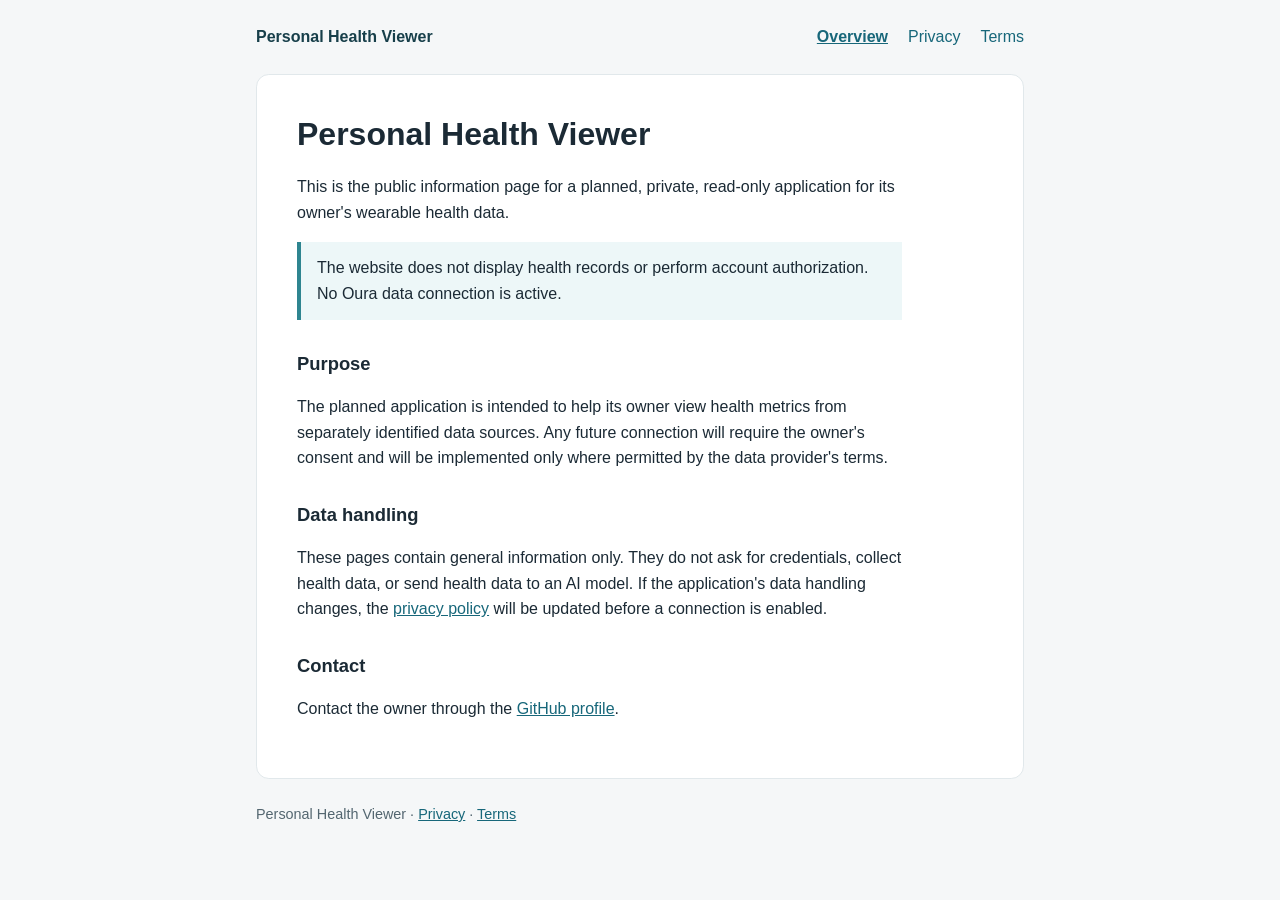
<file: docs/index.html>
<!doctype html>
<html lang="en">
<head>
  <meta charset="utf-8">
  <meta name="viewport" content="width=device-width, initial-scale=1">
  <meta name="description" content="Public information about a planned private personal health-data viewer.">
  <title>Personal Health Viewer</title>
  <link rel="stylesheet" href="style.css">
</head>
<body>
  <header>
    <a class="brand" href="./">Personal Health Viewer</a>
    <nav aria-label="Main navigation">
      <a href="./" aria-current="page">Overview</a>
      <a href="privacy.html">Privacy</a>
      <a href="terms.html">Terms</a>
    </nav>
  </header>
  <main>
    <h1>Personal Health Viewer</h1>
    <p>This is the public information page for a planned, private, read-only application for its owner's wearable health data.</p>
    <p class="notice">The website does not display health records or perform account authorization. No Oura data connection is active.</p>
    <h2>Purpose</h2>
    <p>The planned application is intended to help its owner view health metrics from separately identified data sources. Any future connection will require the owner's consent and will be implemented only where permitted by the data provider's terms.</p>
    <h2>Data handling</h2>
    <p>These pages contain general information only. They do not ask for credentials, collect health data, or send health data to an AI model. If the application's data handling changes, the <a href="privacy.html">privacy policy</a> will be updated before a connection is enabled.</p>
    <h2>Contact</h2>
    <p>Contact the owner through the <a href="https://github.com/xiangzi168188">GitHub profile</a>.</p>
  </main>
  <footer>Personal Health Viewer · <a href="privacy.html">Privacy</a> · <a href="terms.html">Terms</a></footer>
</body>
</html>
</file>
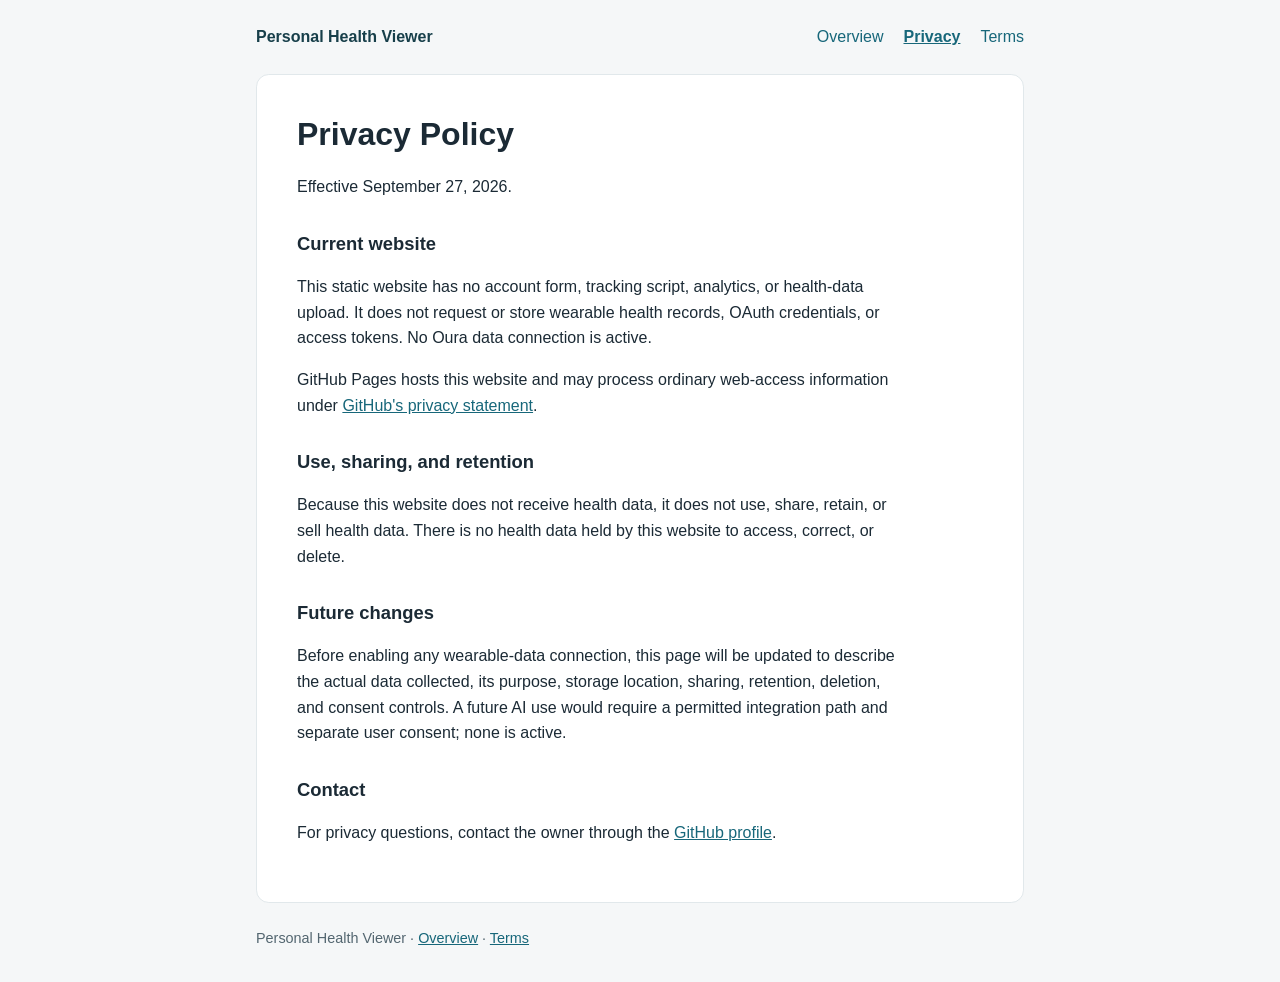
<file: docs/privacy.html>
<!doctype html>
<html lang="en">
<head>
  <meta charset="utf-8">
  <meta name="viewport" content="width=device-width, initial-scale=1">
  <title>Privacy Policy · Personal Health Viewer</title>
  <link rel="stylesheet" href="style.css">
</head>
<body>
  <header>
    <a class="brand" href="./">Personal Health Viewer</a>
    <nav aria-label="Main navigation">
      <a href="./">Overview</a>
      <a href="privacy.html" aria-current="page">Privacy</a>
      <a href="terms.html">Terms</a>
    </nav>
  </header>
  <main>
    <h1>Privacy Policy</h1>
    <p>Effective September 27, 2026.</p>
    <h2>Current website</h2>
    <p>This static website has no account form, tracking script, analytics, or health-data upload. It does not request or store wearable health records, OAuth credentials, or access tokens. No Oura data connection is active.</p>
    <p>GitHub Pages hosts this website and may process ordinary web-access information under <a href="https://docs.github.com/en/site-policy/privacy-policies/github-general-privacy-statement">GitHub's privacy statement</a>.</p>
    <h2>Use, sharing, and retention</h2>
    <p>Because this website does not receive health data, it does not use, share, retain, or sell health data. There is no health data held by this website to access, correct, or delete.</p>
    <h2>Future changes</h2>
    <p>Before enabling any wearable-data connection, this page will be updated to describe the actual data collected, its purpose, storage location, sharing, retention, deletion, and consent controls. A future AI use would require a permitted integration path and separate user consent; none is active.</p>
    <h2>Contact</h2>
    <p>For privacy questions, contact the owner through the <a href="https://github.com/xiangzi168188">GitHub profile</a>.</p>
  </main>
  <footer>Personal Health Viewer · <a href="./">Overview</a> · <a href="terms.html">Terms</a></footer>
</body>
</html>
</file>
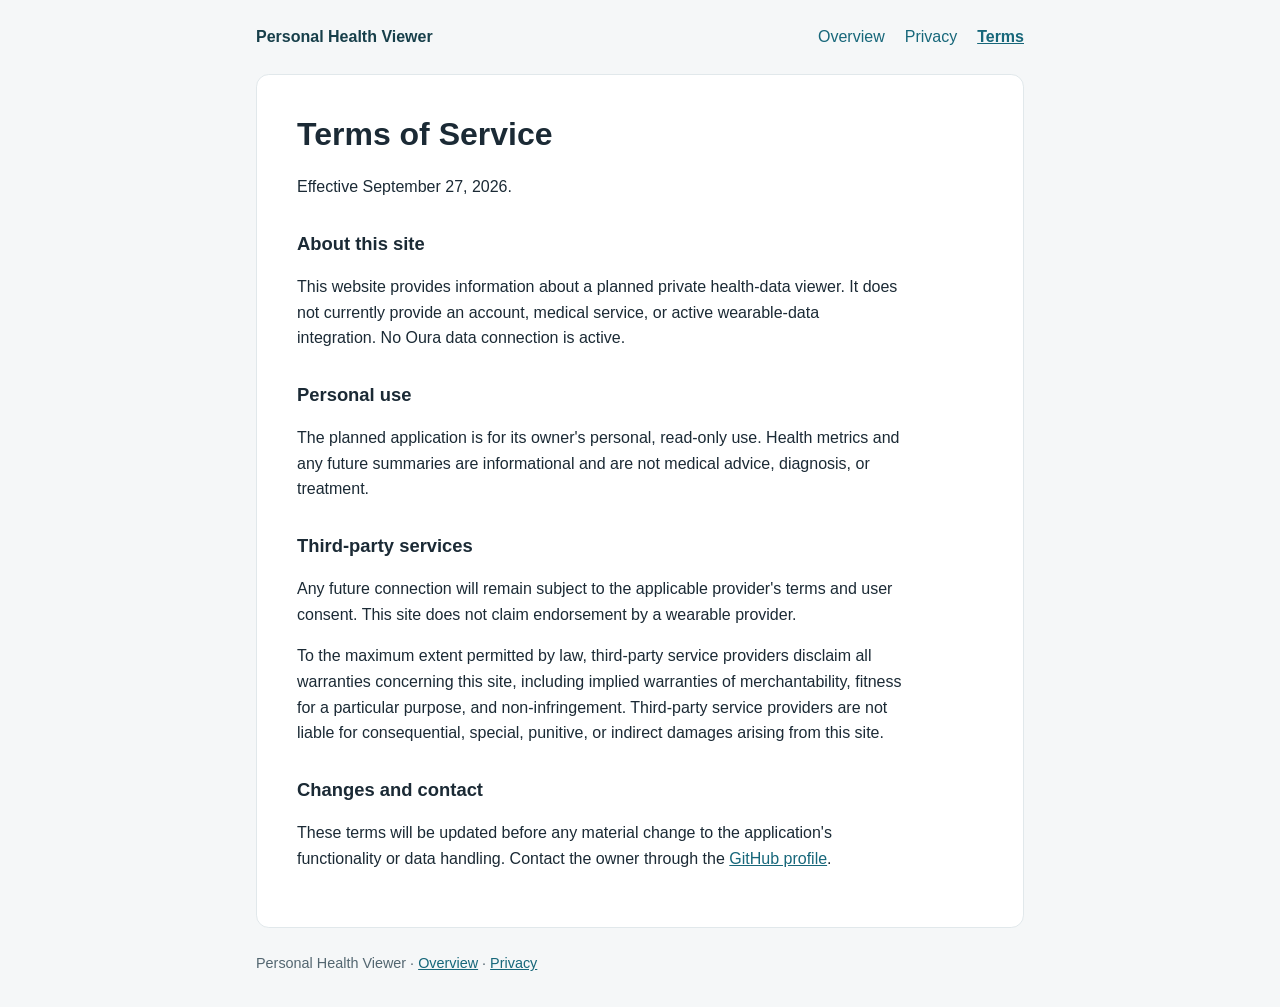
<file: docs/terms.html>
<!doctype html>
<html lang="en">
<head>
  <meta charset="utf-8">
  <meta name="viewport" content="width=device-width, initial-scale=1">
  <title>Terms of Service · Personal Health Viewer</title>
  <link rel="stylesheet" href="style.css">
</head>
<body>
  <header>
    <a class="brand" href="./">Personal Health Viewer</a>
    <nav aria-label="Main navigation">
      <a href="./">Overview</a>
      <a href="privacy.html">Privacy</a>
      <a href="terms.html" aria-current="page">Terms</a>
    </nav>
  </header>
  <main>
    <h1>Terms of Service</h1>
    <p>Effective September 27, 2026.</p>
    <h2>About this site</h2>
    <p>This website provides information about a planned private health-data viewer. It does not currently provide an account, medical service, or active wearable-data integration. No Oura data connection is active.</p>
    <h2>Personal use</h2>
    <p>The planned application is for its owner's personal, read-only use. Health metrics and any future summaries are informational and are not medical advice, diagnosis, or treatment.</p>
    <h2>Third-party services</h2>
    <p>Any future connection will remain subject to the applicable provider's terms and user consent. This site does not claim endorsement by a wearable provider.</p>
    <p>To the maximum extent permitted by law, third-party service providers disclaim all warranties concerning this site, including implied warranties of merchantability, fitness for a particular purpose, and non-infringement. Third-party service providers are not liable for consequential, special, punitive, or indirect damages arising from this site.</p>
    <h2>Changes and contact</h2>
    <p>These terms will be updated before any material change to the application's functionality or data handling. Contact the owner through the <a href="https://github.com/xiangzi168188">GitHub profile</a>.</p>
  </main>
  <footer>Personal Health Viewer · <a href="./">Overview</a> · <a href="privacy.html">Privacy</a></footer>
</body>
</html>
</file>
<file: docs/style.css>
:root {
  color-scheme: light;
  font-family: -apple-system, BlinkMacSystemFont, "Segoe UI", sans-serif;
  line-height: 1.6;
  color: #1b2a35;
  background: #f5f7f8;
}

* { box-sizing: border-box; }
body { margin: 0; }

header, main, footer {
  width: min(100% - 2rem, 48rem);
  margin-inline: auto;
}

header {
  padding-block: 1.5rem;
  display: flex;
  flex-wrap: wrap;
  justify-content: space-between;
  gap: .75rem 1.5rem;
  align-items: baseline;
}

.brand { font-weight: 700; color: #173f4a; text-decoration: none; }
nav { display: flex; flex-wrap: wrap; gap: .75rem 1.25rem; }
a { color: #17677a; }
nav a { text-decoration: none; }
nav a[aria-current="page"] { font-weight: 700; text-decoration: underline; }

main {
  background: #fff;
  border: 1px solid #e1e8eb;
  border-radius: .8rem;
  padding: clamp(1.25rem, 4vw, 2.5rem);
}

h1 { line-height: 1.2; margin-top: 0; }
h2 { font-size: 1.15rem; margin-top: 1.8rem; }
p, li { max-width: 68ch; }
.notice {
  padding: .85rem 1rem;
  border-left: .25rem solid #2e8590;
  background: #edf7f8;
}

footer { padding-block: 1.5rem 2rem; font-size: .9rem; color: #536670; }
</file>
